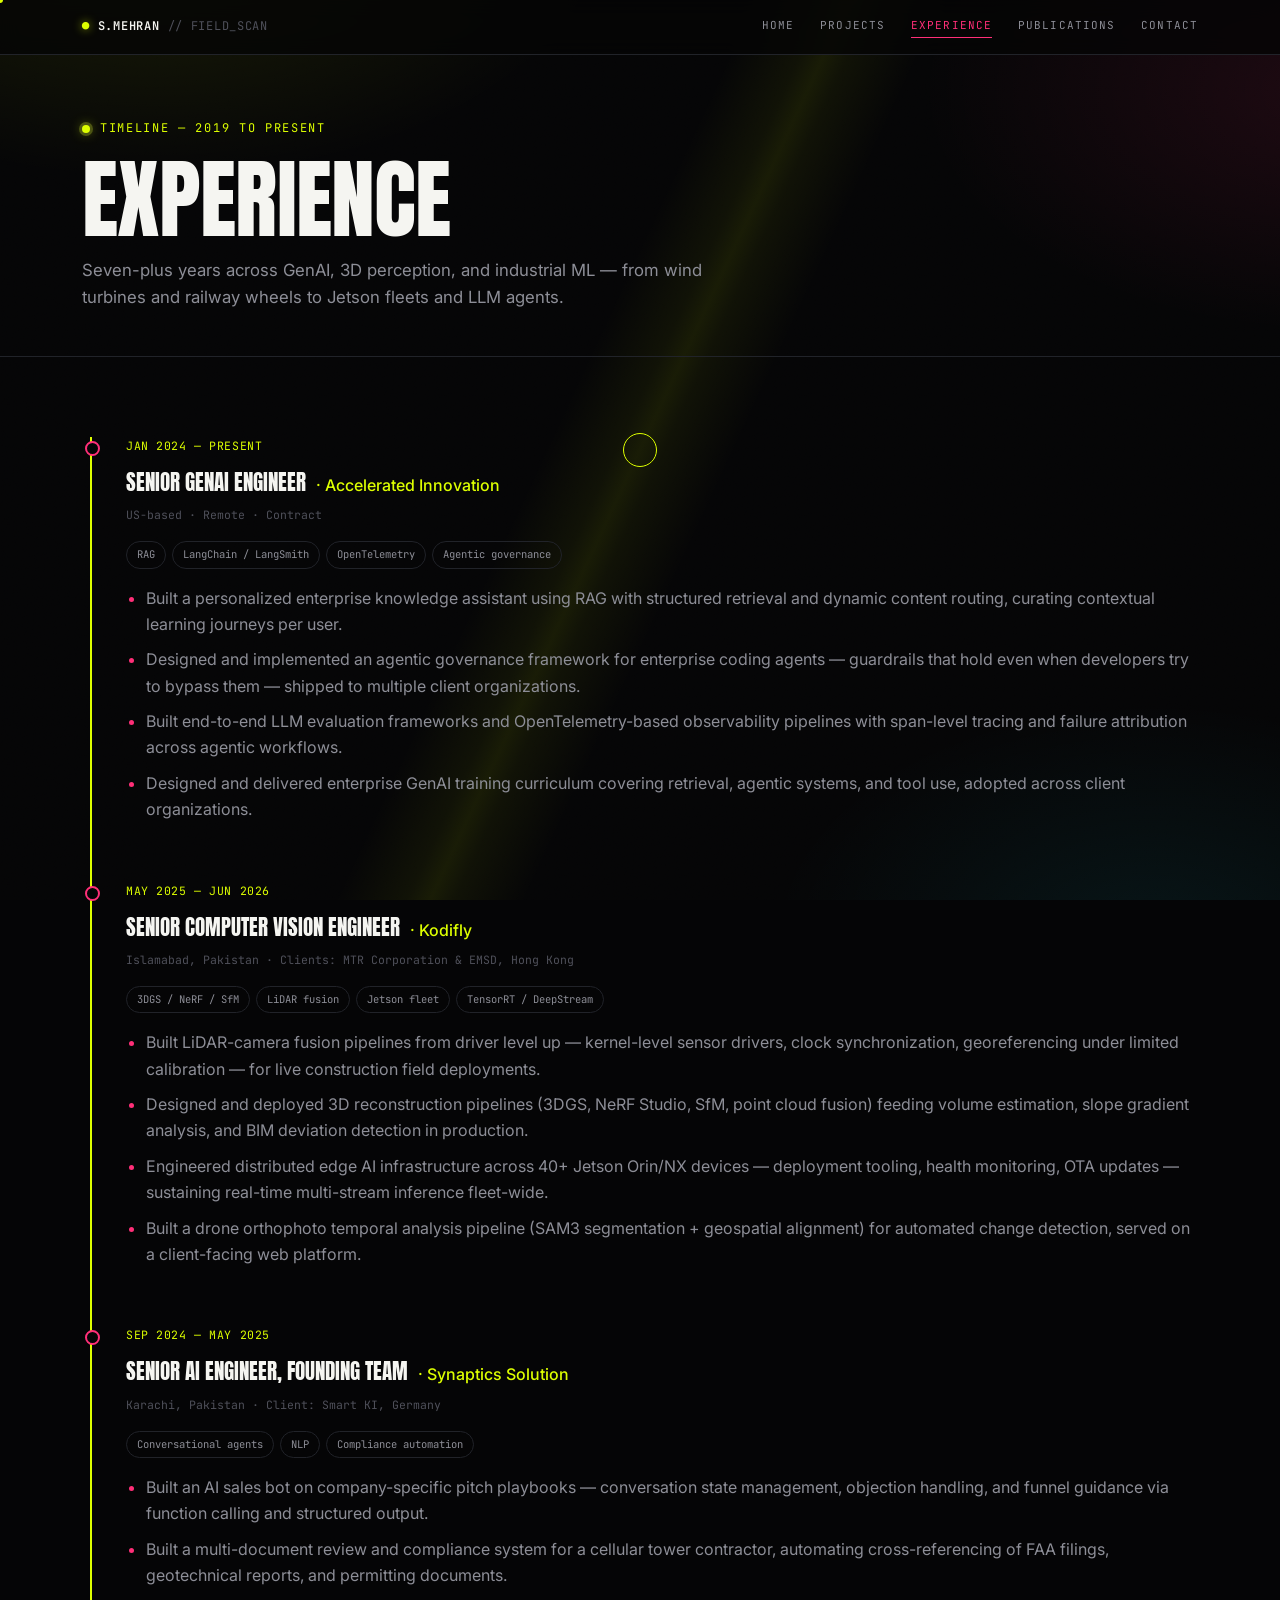
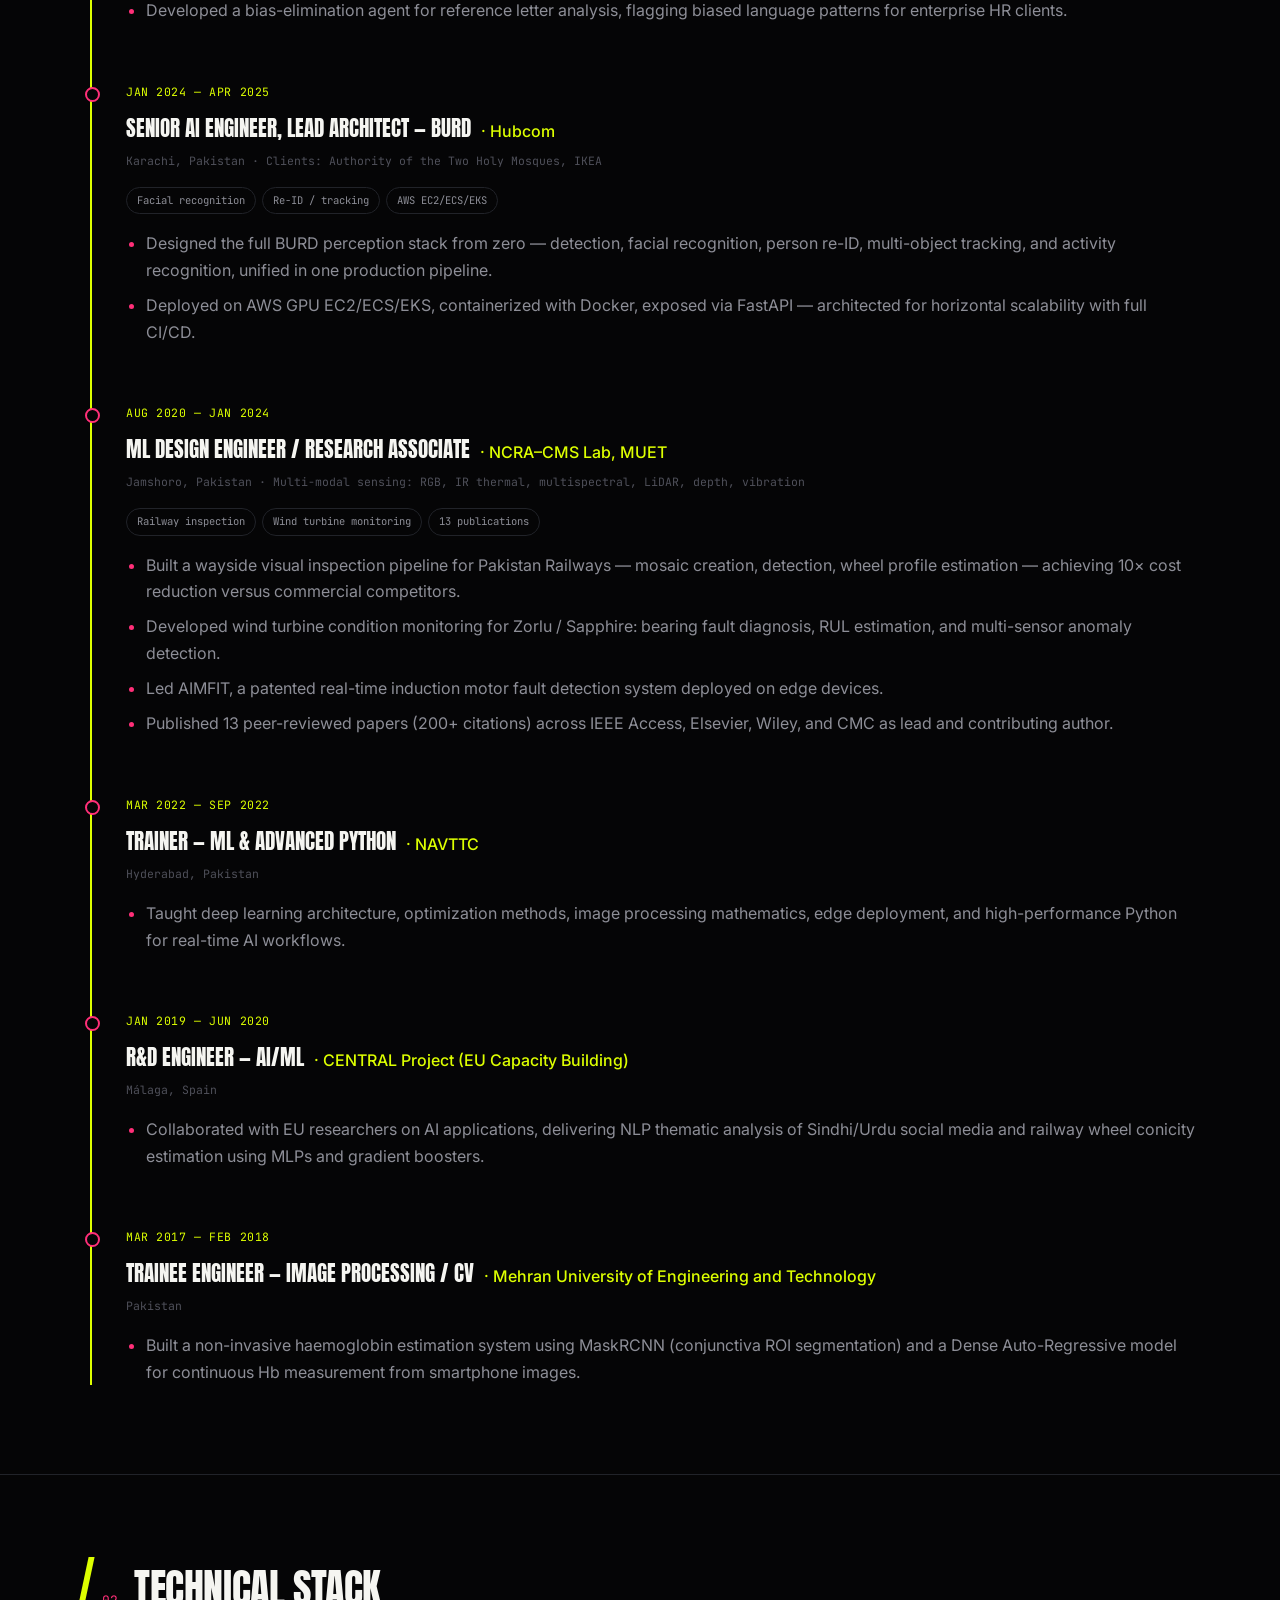
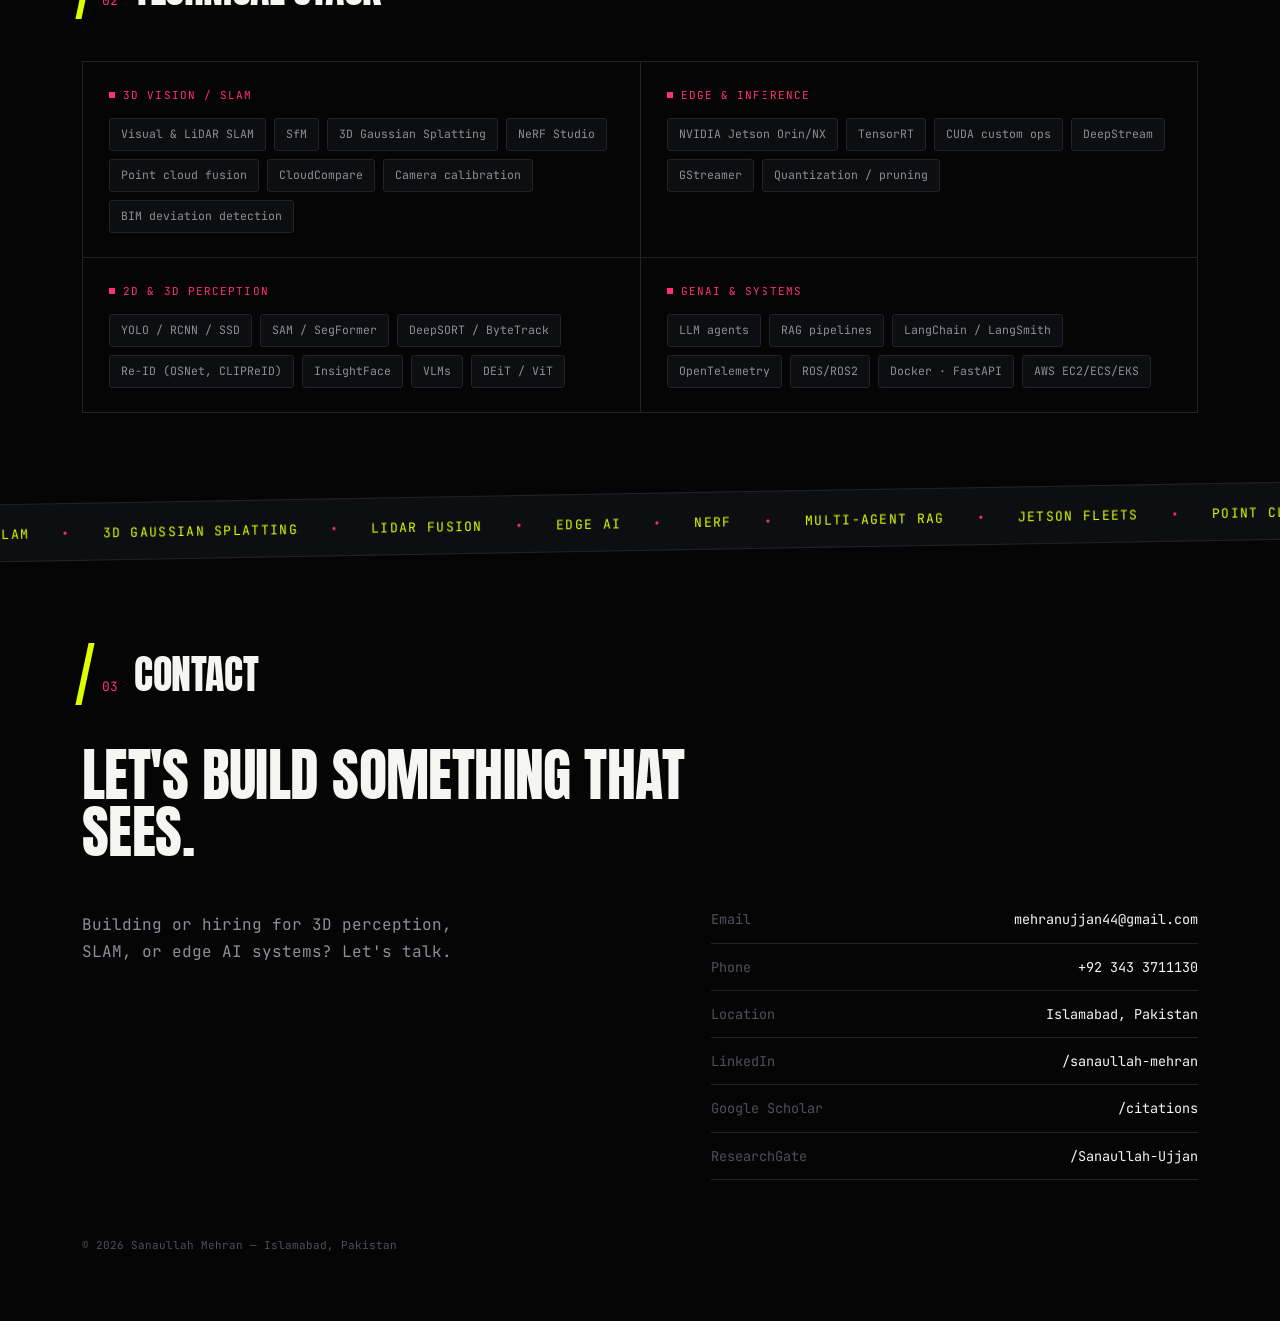
<file: experience.html>
<!DOCTYPE html>
<html lang="en">
<head>
<meta charset="UTF-8">
<meta name="viewport" content="width=device-width, initial-scale=1.0">
<title>Experience — Sanaullah Mehran</title>
<meta name="description" content="Professional experience — Sanaullah Mehran, Senior 3D Perception & Edge AI Engineer.">
<link rel="preconnect" href="https://fonts.googleapis.com">
<link rel="preconnect" href="https://fonts.gstatic.com" crossorigin>
<link href="https://fonts.googleapis.com/css2?family=Anton&family=Inter:wght@400;500;600;700;800&family=JetBrains+Mono:wght@400;500;600;700&display=swap" rel="stylesheet">
<link rel="stylesheet" href="style.css">
<link rel="icon" type="image/svg+xml" href="data:image/svg+xml,%3Csvg xmlns='http://www.w3.org/2000/svg' viewBox='0 0 100 100'%3E%3Crect width='100' height='100' fill='%23050506'/%3E%3Ccircle cx='50' cy='50' r='34' fill='none' stroke='%23ddff00' stroke-width='7'/%3E%3Ccircle cx='50' cy='50' r='10' fill='%23ff2f78'/%3E%3C/svg%3E">
</head>
<body>

<div class="transition-veil" aria-hidden="true"><span>Scanning</span></div>
<div class="cursor-ring" aria-hidden="true"></div>
<div class="cursor-dot" aria-hidden="true"></div>
<div class="bg-fx" aria-hidden="true"></div>
<div id="progress"></div>

<header class="topbar">
  <div class="topbar-inner">
    <a class="brand magnetic" href="index.html"><span class="dot">●</span> S.MEHRAN <span class="brand-sub">// FIELD_SCAN</span></a>
    <nav class="toplinks">
      <a href="index.html" class="magnetic" data-scramble>Home</a>
      <a href="projects.html" class="magnetic" data-scramble>Projects</a>
      <a href="experience.html" class="active magnetic" data-scramble>Experience</a>
      <a href="publications.html" class="magnetic" data-scramble>Publications</a>
      <a href="index.html#contact" class="magnetic" data-scramble>Contact</a>
    </nav>
  </div>
</header>

<div class="pagehead">
  <div class="wrap">
    <div class="eyebrow">Timeline — 2019 to present</div>
    <h1 class="pagetitle glitch" data-text="Experience">Experience</h1>
    <p class="pagesub">Seven-plus years across GenAI, 3D perception, and industrial ML — from wind turbines and railway wheels to Jetson fleets and LLM agents.</p>
  </div>
</div>

<section id="experience">
  <div class="wrap">
    <div class="log">

      <div class="entry">
        <div class="entry-date">JAN 2024 — PRESENT</div>
        <div class="entry-head">
          <span class="entry-role">Senior GenAI Engineer</span>
          <span class="entry-co">· Accelerated Innovation</span>
        </div>
        <div class="entry-loc">US-based · Remote · Contract</div>
        <div class="entry-tags"><span class="tag">RAG</span><span class="tag">LangChain / LangSmith</span><span class="tag">OpenTelemetry</span><span class="tag">Agentic governance</span></div>
        <ul class="bullets">
          <li>Built a personalized enterprise knowledge assistant using RAG with structured retrieval and dynamic content routing, curating contextual learning journeys per user.</li>
          <li>Designed and implemented an agentic governance framework for enterprise coding agents — guardrails that hold even when developers try to bypass them — shipped to multiple client organizations.</li>
          <li>Built end-to-end LLM evaluation frameworks and OpenTelemetry-based observability pipelines with span-level tracing and failure attribution across agentic workflows.</li>
          <li>Designed and delivered enterprise GenAI training curriculum covering retrieval, agentic systems, and tool use, adopted across client organizations.</li>
        </ul>
      </div>

      <div class="entry">
        <div class="entry-date">MAY 2025 — JUN 2026</div>
        <div class="entry-head">
          <span class="entry-role">Senior Computer Vision Engineer</span>
          <span class="entry-co">· Kodifly</span>
        </div>
        <div class="entry-loc">Islamabad, Pakistan · Clients: MTR Corporation &amp; EMSD, Hong Kong</div>
        <div class="entry-tags"><span class="tag">3DGS / NeRF / SfM</span><span class="tag">LiDAR fusion</span><span class="tag">Jetson fleet</span><span class="tag">TensorRT / DeepStream</span></div>
        <ul class="bullets">
          <li>Built LiDAR-camera fusion pipelines from driver level up — kernel-level sensor drivers, clock synchronization, georeferencing under limited calibration — for live construction field deployments.</li>
          <li>Designed and deployed 3D reconstruction pipelines (3DGS, NeRF Studio, SfM, point cloud fusion) feeding volume estimation, slope gradient analysis, and BIM deviation detection in production.</li>
          <li>Engineered distributed edge AI infrastructure across 40+ Jetson Orin/NX devices — deployment tooling, health monitoring, OTA updates — sustaining real-time multi-stream inference fleet-wide.</li>
          <li>Built a drone orthophoto temporal analysis pipeline (SAM3 segmentation + geospatial alignment) for automated change detection, served on a client-facing web platform.</li>
        </ul>
      </div>

      <div class="entry">
        <div class="entry-date">SEP 2024 — MAY 2025</div>
        <div class="entry-head">
          <span class="entry-role">Senior AI Engineer, Founding Team</span>
          <span class="entry-co">· Synaptics Solution</span>
        </div>
        <div class="entry-loc">Karachi, Pakistan · Client: Smart KI, Germany</div>
        <div class="entry-tags"><span class="tag">Conversational agents</span><span class="tag">NLP</span><span class="tag">Compliance automation</span></div>
        <ul class="bullets">
          <li>Built an AI sales bot on company-specific pitch playbooks — conversation state management, objection handling, and funnel guidance via function calling and structured output.</li>
          <li>Built a multi-document review and compliance system for a cellular tower contractor, automating cross-referencing of FAA filings, geotechnical reports, and permitting documents.</li>
          <li>Developed a bias-elimination agent for reference letter analysis, flagging biased language patterns for enterprise HR clients.</li>
        </ul>
      </div>

      <div class="entry">
        <div class="entry-date">JAN 2024 — APR 2025</div>
        <div class="entry-head">
          <span class="entry-role">Senior AI Engineer, Lead Architect — BURD</span>
          <span class="entry-co">· Hubcom</span>
        </div>
        <div class="entry-loc">Karachi, Pakistan · Clients: Authority of the Two Holy Mosques, IKEA</div>
        <div class="entry-tags"><span class="tag">Facial recognition</span><span class="tag">Re-ID / tracking</span><span class="tag">AWS EC2/ECS/EKS</span></div>
        <ul class="bullets">
          <li>Designed the full BURD perception stack from zero — detection, facial recognition, person re-ID, multi-object tracking, and activity recognition, unified in one production pipeline.</li>
          <li>Deployed on AWS GPU EC2/ECS/EKS, containerized with Docker, exposed via FastAPI — architected for horizontal scalability with full CI/CD.</li>
        </ul>
      </div>

      <div class="entry">
        <div class="entry-date">AUG 2020 — JAN 2024</div>
        <div class="entry-head">
          <span class="entry-role">ML Design Engineer / Research Associate</span>
          <span class="entry-co">· NCRA–CMS Lab, MUET</span>
        </div>
        <div class="entry-loc">Jamshoro, Pakistan · Multi-modal sensing: RGB, IR thermal, multispectral, LiDAR, depth, vibration</div>
        <div class="entry-tags"><span class="tag">Railway inspection</span><span class="tag">Wind turbine monitoring</span><span class="tag">13 publications</span></div>
        <ul class="bullets">
          <li>Built a wayside visual inspection pipeline for Pakistan Railways — mosaic creation, detection, wheel profile estimation — achieving 10× cost reduction versus commercial competitors.</li>
          <li>Developed wind turbine condition monitoring for Zorlu / Sapphire: bearing fault diagnosis, RUL estimation, and multi-sensor anomaly detection.</li>
          <li>Led AIMFIT, a patented real-time induction motor fault detection system deployed on edge devices.</li>
          <li>Published 13 peer-reviewed papers (200+ citations) across IEEE Access, Elsevier, Wiley, and CMC as lead and contributing author.</li>
        </ul>
      </div>

      <div class="entry">
        <div class="entry-date">MAR 2022 — SEP 2022</div>
        <div class="entry-head">
          <span class="entry-role">Trainer — ML &amp; Advanced Python</span>
          <span class="entry-co">· NAVTTC</span>
        </div>
        <div class="entry-loc">Hyderabad, Pakistan</div>
        <ul class="bullets">
          <li>Taught deep learning architecture, optimization methods, image processing mathematics, edge deployment, and high-performance Python for real-time AI workflows.</li>
        </ul>
      </div>

      <div class="entry">
        <div class="entry-date">JAN 2019 — JUN 2020</div>
        <div class="entry-head">
          <span class="entry-role">R&amp;D Engineer — AI/ML</span>
          <span class="entry-co">· CENTRAL Project (EU Capacity Building)</span>
        </div>
        <div class="entry-loc">Málaga, Spain</div>
        <ul class="bullets">
          <li>Collaborated with EU researchers on AI applications, delivering NLP thematic analysis of Sindhi/Urdu social media and railway wheel conicity estimation using MLPs and gradient boosters.</li>
        </ul>
      </div>

      <div class="entry">
        <div class="entry-date">MAR 2017 — FEB 2018</div>
        <div class="entry-head">
          <span class="entry-role">Trainee Engineer — Image Processing / CV</span>
          <span class="entry-co">· Mehran University of Engineering and Technology</span>
        </div>
        <div class="entry-loc">Pakistan</div>
        <ul class="bullets">
          <li>Built a non-invasive haemoglobin estimation system using MaskRCNN (conjunctiva ROI segmentation) and a Dense Auto-Regressive model for continuous Hb measurement from smartphone images.</li>
        </ul>
      </div>

    </div>
  </div>
</section>

<section id="skills">
  <div class="wrap">
    <div class="sec-head">
      <span class="sec-num">02</span>
      <h2 class="sec-title">Technical stack</h2>
    </div>
    <div class="skill-grid">
      <div class="skill-block">
        <div class="skill-cat">3D vision / SLAM</div>
        <div class="chip-row">
          <span class="chip">Visual &amp; LiDAR SLAM</span><span class="chip">SfM</span><span class="chip">3D Gaussian Splatting</span>
          <span class="chip">NeRF Studio</span><span class="chip">Point cloud fusion</span><span class="chip">CloudCompare</span>
          <span class="chip">Camera calibration</span><span class="chip">BIM deviation detection</span>
        </div>
      </div>
      <div class="skill-block">
        <div class="skill-cat">Edge &amp; inference</div>
        <div class="chip-row">
          <span class="chip">NVIDIA Jetson Orin/NX</span><span class="chip">TensorRT</span><span class="chip">CUDA custom ops</span>
          <span class="chip">DeepStream</span><span class="chip">GStreamer</span><span class="chip">Quantization / pruning</span>
        </div>
      </div>
      <div class="skill-block">
        <div class="skill-cat">2D &amp; 3D perception</div>
        <div class="chip-row">
          <span class="chip">YOLO / RCNN / SSD</span><span class="chip">SAM / SegFormer</span><span class="chip">DeepSORT / ByteTrack</span>
          <span class="chip">Re-ID (OSNet, CLIPReID)</span><span class="chip">InsightFace</span><span class="chip">VLMs</span><span class="chip">DEiT / ViT</span>
        </div>
      </div>
      <div class="skill-block">
        <div class="skill-cat">GenAI &amp; systems</div>
        <div class="chip-row">
          <span class="chip">LLM agents</span><span class="chip">RAG pipelines</span><span class="chip">LangChain / LangSmith</span>
          <span class="chip">OpenTelemetry</span><span class="chip">ROS/ROS2</span><span class="chip">Docker · FastAPI</span><span class="chip">AWS EC2/ECS/EKS</span>
        </div>
      </div>
    </div>
  </div>
</section>

<div class="marquee" aria-hidden="true">
  <div class="marquee-track">
    <span>SLAM</span><span class="sep">•</span><span>3D GAUSSIAN SPLATTING</span><span class="sep">•</span><span>LIDAR FUSION</span><span class="sep">•</span><span>EDGE AI</span><span class="sep">•</span><span>NERF</span><span class="sep">•</span><span>MULTI-AGENT RAG</span><span class="sep">•</span><span>JETSON FLEETS</span><span class="sep">•</span><span>POINT CLOUD FUSION</span><span class="sep">•</span>
    <span>SLAM</span><span class="sep">•</span><span>3D GAUSSIAN SPLATTING</span><span class="sep">•</span><span>LIDAR FUSION</span><span class="sep">•</span><span>EDGE AI</span><span class="sep">•</span><span>NERF</span><span class="sep">•</span><span>MULTI-AGENT RAG</span><span class="sep">•</span><span>JETSON FLEETS</span><span class="sep">•</span><span>POINT CLOUD FUSION</span><span class="sep">•</span>
  </div>
</div>

<footer id="contact">
  <div class="wrap">
    <div class="sec-head">
      <span class="sec-num">03</span>
      <h2 class="sec-title">Contact</h2>
    </div>
    <h3 class="contact-lede glitch" data-text="Let's build something that sees.">Let's build something that sees.</h3>
    <div class="contact-grid">
      <p class="mono" style="color:var(--dim);max-width:420px;">Building or hiring for 3D perception, SLAM, or edge AI systems? Let's talk.</p>
      <ul class="contact-list">
        <li><span class="k">Email</span> <a href="mailto:mehranujjan44@gmail.com">mehranujjan44@gmail.com</a></li>
        <li><span class="k">Phone</span> <span>+92 343 3711130</span></li>
        <li><span class="k">Location</span> <span>Islamabad, Pakistan</span></li>
        <li><span class="k">LinkedIn</span> <a href="https://linkedin.com/in/sanaullah-mehran-394860120" target="_blank" rel="noopener">/sanaullah-mehran</a></li>
        <li><span class="k">Google Scholar</span> <a href="https://scholar.google.com/citations?user=Y7qurqgAAAAJ&hl=en" target="_blank" rel="noopener">/citations</a></li>
        <li><span class="k">ResearchGate</span> <a href="https://researchgate.net/profile/Sanaullah-Ujjan" target="_blank" rel="noopener">/Sanaullah-Ujjan</a></li>
      </ul>
    </div>
    <p class="foot-note">© <span id="year"></span> Sanaullah Mehran — Islamabad, Pakistan</p>
  </div>
</footer>

<script src="script.js" defer></script>
</body>
</html>
</file>
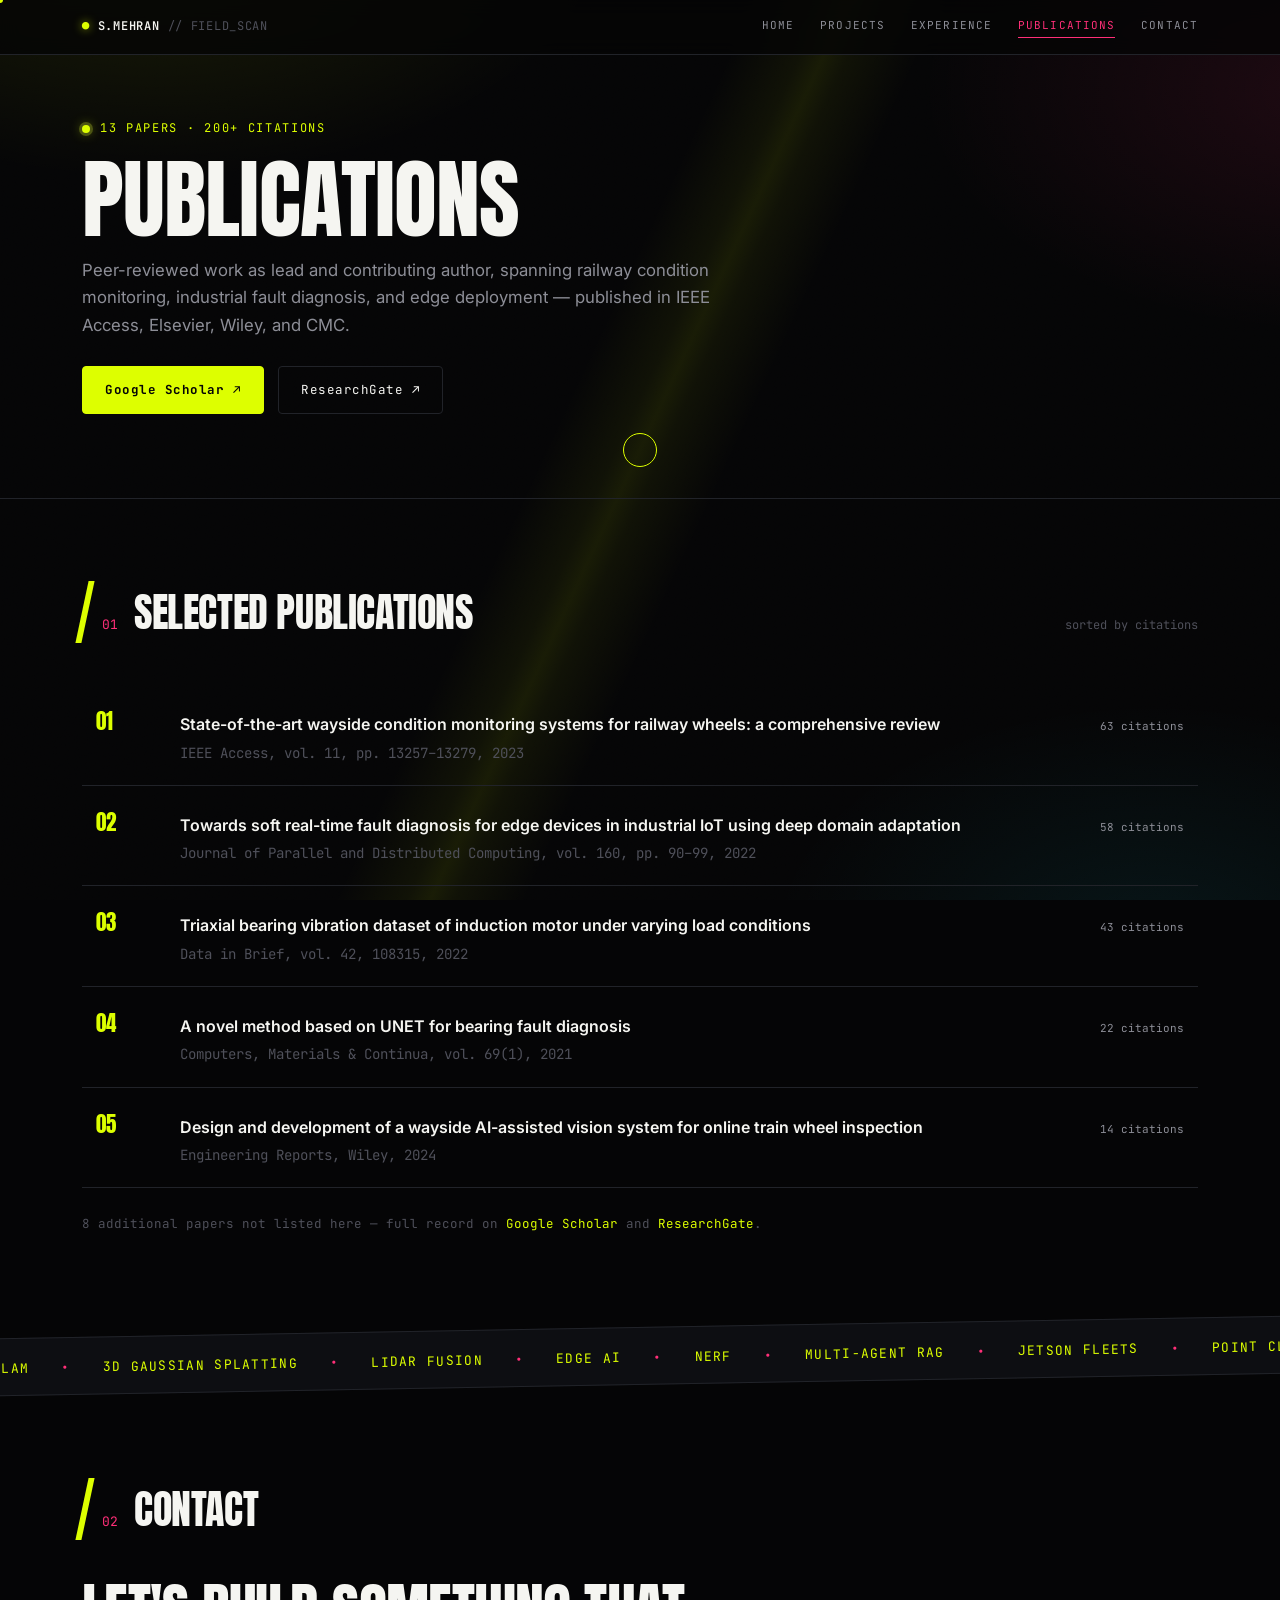
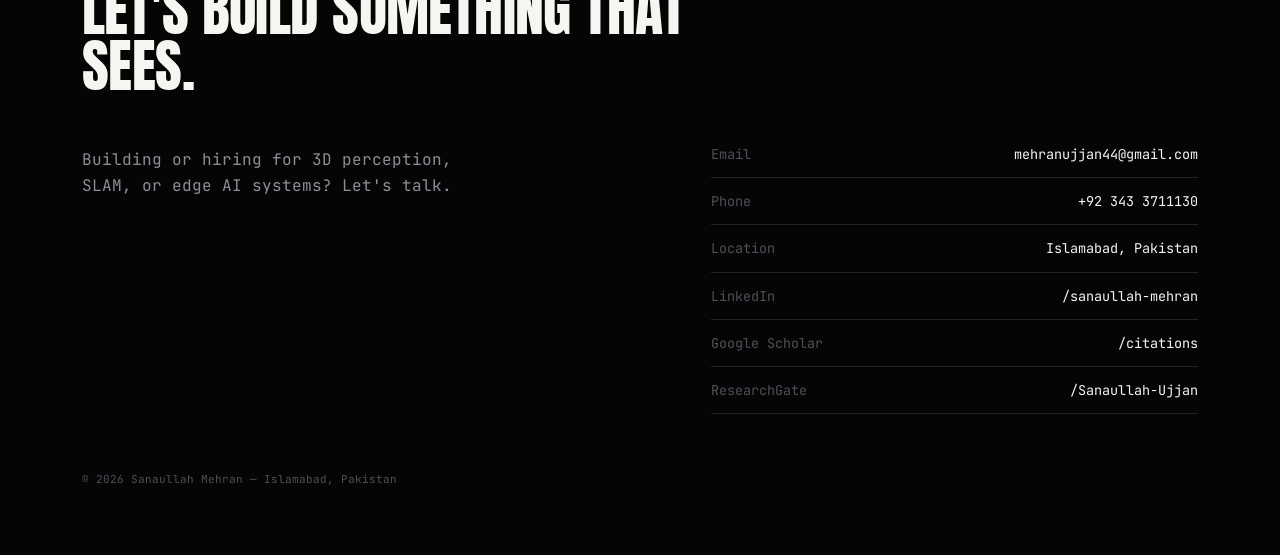
<file: publications.html>
<!DOCTYPE html>
<html lang="en">
<head>
<meta charset="UTF-8">
<meta name="viewport" content="width=device-width, initial-scale=1.0">
<title>Publications — Sanaullah Mehran</title>
<meta name="description" content="Peer-reviewed publications by Sanaullah Mehran — 13 papers, 200+ citations, in railway inspection, industrial fault diagnosis, and edge AI.">
<link rel="preconnect" href="https://fonts.googleapis.com">
<link rel="preconnect" href="https://fonts.gstatic.com" crossorigin>
<link href="https://fonts.googleapis.com/css2?family=Anton&family=Inter:wght@400;500;600;700;800&family=JetBrains+Mono:wght@400;500;600;700&display=swap" rel="stylesheet">
<link rel="stylesheet" href="style.css">
<link rel="icon" type="image/svg+xml" href="data:image/svg+xml,%3Csvg xmlns='http://www.w3.org/2000/svg' viewBox='0 0 100 100'%3E%3Crect width='100' height='100' fill='%23050506'/%3E%3Ccircle cx='50' cy='50' r='34' fill='none' stroke='%23ddff00' stroke-width='7'/%3E%3Ccircle cx='50' cy='50' r='10' fill='%23ff2f78'/%3E%3C/svg%3E">
</head>
<body>

<div class="transition-veil" aria-hidden="true"><span>Scanning</span></div>
<div class="cursor-ring" aria-hidden="true"></div>
<div class="cursor-dot" aria-hidden="true"></div>
<div class="bg-fx" aria-hidden="true"></div>
<div id="progress"></div>

<header class="topbar">
  <div class="topbar-inner">
    <a class="brand magnetic" href="index.html"><span class="dot">●</span> S.MEHRAN <span class="brand-sub">// FIELD_SCAN</span></a>
    <nav class="toplinks">
      <a href="index.html" class="magnetic" data-scramble>Home</a>
      <a href="projects.html" class="magnetic" data-scramble>Projects</a>
      <a href="experience.html" class="magnetic" data-scramble>Experience</a>
      <a href="publications.html" class="active magnetic" data-scramble>Publications</a>
      <a href="index.html#contact" class="magnetic" data-scramble>Contact</a>
    </nav>
  </div>
</header>

<div class="pagehead">
  <div class="wrap">
    <div class="eyebrow">13 papers · 200+ citations</div>
    <h1 class="pagetitle glitch" data-text="Publications">Publications</h1>
    <p class="pagesub">Peer-reviewed work as lead and contributing author, spanning railway condition monitoring, industrial fault diagnosis, and edge deployment — published in IEEE Access, Elsevier, Wiley, and CMC.</p>
    <div class="hero-actions" style="margin-top:26px;">
      <a class="btn primary magnetic" href="https://scholar.google.com/citations?user=Y7qurqgAAAAJ&hl=en" target="_blank" rel="noopener">Google Scholar ↗</a>
      <a class="btn magnetic" href="https://researchgate.net/profile/Sanaullah-Ujjan" target="_blank" rel="noopener">ResearchGate ↗</a>
    </div>
  </div>
</div>

<section id="publications">
  <div class="wrap">
    <div class="sec-head">
      <span class="sec-num">01</span>
      <h2 class="sec-title">Selected publications</h2>
      <span class="sec-sub">sorted by citations</span>
    </div>

    <div class="pub">
      <div class="pub-cite">01</div>
      <div><div class="pub-title">State-of-the-art wayside condition monitoring systems for railway wheels: a comprehensive review</div>
      <div class="pub-venue">IEEE Access, vol. 11, pp. 13257–13279, 2023</div></div>
      <div class="pub-n">63 citations</div>
    </div>
    <div class="pub">
      <div class="pub-cite">02</div>
      <div><div class="pub-title">Towards soft real-time fault diagnosis for edge devices in industrial IoT using deep domain adaptation</div>
      <div class="pub-venue">Journal of Parallel and Distributed Computing, vol. 160, pp. 90–99, 2022</div></div>
      <div class="pub-n">58 citations</div>
    </div>
    <div class="pub">
      <div class="pub-cite">03</div>
      <div><div class="pub-title">Triaxial bearing vibration dataset of induction motor under varying load conditions</div>
      <div class="pub-venue">Data in Brief, vol. 42, 108315, 2022</div></div>
      <div class="pub-n">43 citations</div>
    </div>
    <div class="pub">
      <div class="pub-cite">04</div>
      <div><div class="pub-title">A novel method based on UNET for bearing fault diagnosis</div>
      <div class="pub-venue">Computers, Materials &amp; Continua, vol. 69(1), 2021</div></div>
      <div class="pub-n">22 citations</div>
    </div>
    <div class="pub">
      <div class="pub-cite">05</div>
      <div><div class="pub-title">Design and development of a wayside AI-assisted vision system for online train wheel inspection</div>
      <div class="pub-venue">Engineering Reports, Wiley, 2024</div></div>
      <div class="pub-n">14 citations</div>
    </div>

    <p style="margin-top:26px;color:var(--faint);font-family:'JetBrains Mono',monospace;font-size:12.5px;">8 additional papers not listed here — full record on <a href="https://scholar.google.com/citations?user=Y7qurqgAAAAJ&hl=en" target="_blank" rel="noopener">Google Scholar</a> and <a href="https://researchgate.net/profile/Sanaullah-Ujjan" target="_blank" rel="noopener">ResearchGate</a>.</p>
  </div>
</section>

<div class="marquee" aria-hidden="true">
  <div class="marquee-track">
    <span>SLAM</span><span class="sep">•</span><span>3D GAUSSIAN SPLATTING</span><span class="sep">•</span><span>LIDAR FUSION</span><span class="sep">•</span><span>EDGE AI</span><span class="sep">•</span><span>NERF</span><span class="sep">•</span><span>MULTI-AGENT RAG</span><span class="sep">•</span><span>JETSON FLEETS</span><span class="sep">•</span><span>POINT CLOUD FUSION</span><span class="sep">•</span>
    <span>SLAM</span><span class="sep">•</span><span>3D GAUSSIAN SPLATTING</span><span class="sep">•</span><span>LIDAR FUSION</span><span class="sep">•</span><span>EDGE AI</span><span class="sep">•</span><span>NERF</span><span class="sep">•</span><span>MULTI-AGENT RAG</span><span class="sep">•</span><span>JETSON FLEETS</span><span class="sep">•</span><span>POINT CLOUD FUSION</span><span class="sep">•</span>
  </div>
</div>

<footer id="contact">
  <div class="wrap">
    <div class="sec-head">
      <span class="sec-num">02</span>
      <h2 class="sec-title">Contact</h2>
    </div>
    <h3 class="contact-lede glitch" data-text="Let's build something that sees.">Let's build something that sees.</h3>
    <div class="contact-grid">
      <p class="mono" style="color:var(--dim);max-width:420px;">Building or hiring for 3D perception, SLAM, or edge AI systems? Let's talk.</p>
      <ul class="contact-list">
        <li><span class="k">Email</span> <a href="mailto:mehranujjan44@gmail.com">mehranujjan44@gmail.com</a></li>
        <li><span class="k">Phone</span> <span>+92 343 3711130</span></li>
        <li><span class="k">Location</span> <span>Islamabad, Pakistan</span></li>
        <li><span class="k">LinkedIn</span> <a href="https://linkedin.com/in/sanaullah-mehran-394860120" target="_blank" rel="noopener">/sanaullah-mehran</a></li>
        <li><span class="k">Google Scholar</span> <a href="https://scholar.google.com/citations?user=Y7qurqgAAAAJ&hl=en" target="_blank" rel="noopener">/citations</a></li>
        <li><span class="k">ResearchGate</span> <a href="https://researchgate.net/profile/Sanaullah-Ujjan" target="_blank" rel="noopener">/Sanaullah-Ujjan</a></li>
      </ul>
    </div>
    <p class="foot-note">© <span id="year"></span> Sanaullah Mehran — Islamabad, Pakistan</p>
  </div>
</footer>

<script src="script.js" defer></script>
</body>
</html>
</file>
<file: style.css>
:root{
  --void:#050506;
  --panel:#0d0e12;
  --panel-2:#131519;
  --line:#212329;
  --ink:#f5f5f1;
  --dim:#8d8e97;
  --faint:#4f505a;
  --lime:#ddff00;
  --lime-dim:#4d5613;
  --magenta:#ff2f78;
  --magenta-dim:#4d1327;
  --cyan:#22e8ff;
  --radius:4px;
  --maxw:1180px;
}
*{box-sizing:border-box;}
html{scroll-behavior:smooth;}
body{
  margin:0;
  background:var(--void);
  color:var(--ink);
  font-family:'Inter',system-ui,sans-serif;
  font-size:16px;
  line-height:1.65;
  -webkit-font-smoothing:antialiased;
  position:relative;
  overflow-x:hidden;
}
::selection{background:var(--lime);color:#050506;}
a{color:var(--lime);text-decoration:none;}
.mono{font-family:'JetBrains Mono',monospace;}
.wrap{max-width:var(--maxw);margin:0 auto;padding:0 32px;}
img{max-width:100%;}

/* ================= custom cursor ================= */
body.pointer-fine, body.pointer-fine a, body.pointer-fine button{cursor:none;}
.cursor-dot,.cursor-ring{position:fixed;top:0;left:0;pointer-events:none;z-index:9999;
  border-radius:50%;transform:translate(-50%,-50%);display:none;}
body.pointer-fine .cursor-dot,body.pointer-fine .cursor-ring{display:block;}
.cursor-dot{width:6px;height:6px;background:var(--lime);}
.cursor-ring{width:34px;height:34px;border:1.5px solid var(--lime);
  transition:width .25s ease,height .25s ease,border-color .25s ease,background-color .25s ease;}
.cursor-ring.hover{width:60px;height:60px;background:rgba(221,255,0,.08);border-color:var(--magenta);}

/* ================= page transition veil ================= */
.transition-veil{
  position:fixed;inset:0;z-index:10000;background:var(--lime);pointer-events:none;
  display:flex;align-items:center;justify-content:center;
  transform:scaleY(1);transform-origin:bottom;
  transition:transform .6s cubic-bezier(.76,0,.24,1);
}
.transition-veil span{font-family:'JetBrains Mono',monospace;font-weight:600;letter-spacing:.25em;
  color:#050506;font-size:12px;text-transform:uppercase;}
.transition-veil.reveal{transform:scaleY(0);transform-origin:top;}
.transition-veil.cover{transform:scaleY(1);transform-origin:bottom;transition:transform .5s cubic-bezier(.76,0,.24,1);}
@media (prefers-reduced-motion:reduce){ .transition-veil{display:none;} }

/* ================= ambient background ================= */
.bg-fx{position:fixed;inset:0;z-index:-2;pointer-events:none;overflow:hidden;
  background:
    radial-gradient(ellipse 60% 50% at 12% -10%, rgba(221,255,0,.11), transparent 60%),
    radial-gradient(ellipse 55% 45% at 105% 10%, rgba(255,47,120,.10), transparent 60%),
    radial-gradient(ellipse 50% 45% at 90% 105%, rgba(34,232,255,.07), transparent 60%),
    var(--void);
}
.bg-fx::before{content:'';position:absolute;inset:0;opacity:.05;mix-blend-mode:overlay;
  background-image:url("data:image/svg+xml,%3Csvg xmlns='http://www.w3.org/2000/svg' width='120' height='120'%3E%3Cfilter id='n'%3E%3CfeTurbulence type='fractalNoise' baseFrequency='0.9' numOctaves='2' stitchTiles='stitch'/%3E%3C/filter%3E%3Crect width='100%25' height='100%25' filter='url(%23n)'/%3E%3C/svg%3E");}
.bg-fx::after{content:'';position:absolute;inset:-20% -20%;
  background:linear-gradient(115deg, transparent 46%, rgba(221,255,0,.05) 49%, rgba(221,255,0,.09) 50%, rgba(221,255,0,.05) 51%, transparent 54%);
  animation:driftSweep 17s ease-in-out infinite;}
@keyframes driftSweep{0%,100%{transform:translate3d(-6%,-4%,0);}50%{transform:translate3d(6%,4%,0);}}
@media (prefers-reduced-motion:reduce){ .bg-fx::after{animation:none;} }

#progress{position:fixed;top:0;left:0;height:3px;background:var(--lime);width:0%;z-index:9998;
  box-shadow:0 0 12px var(--lime);transition:width .1s linear;}

/* ================= topbar ================= */
header.topbar{position:sticky;top:0;z-index:40;background:rgba(5,5,6,.82);backdrop-filter:blur(10px);
  border-bottom:1px solid var(--line);}
.topbar-inner{max-width:var(--maxw);margin:0 auto;padding:16px 32px;display:flex;justify-content:space-between;
  align-items:center;font-family:'JetBrains Mono',monospace;font-size:12px;letter-spacing:.06em;color:var(--dim);}
.topbar-inner a.brand{color:var(--ink);display:inline-flex;align-items:center;gap:8px;font-weight:600;}
.brand-sub{color:var(--faint);font-weight:400;}
.topbar-inner span.dot{color:var(--lime);text-shadow:0 0 10px rgba(221,255,0,.6);animation:pulseDot 2.2s ease-in-out infinite;}
@keyframes pulseDot{0%,100%{opacity:1;}50%{opacity:.4;}}
@media (prefers-reduced-motion:reduce){ .topbar-inner span.dot{animation:none;} }
nav.toplinks{display:flex;gap:26px;}
nav.toplinks a{color:var(--dim);text-transform:uppercase;font-size:11px;letter-spacing:.1em;
  position:relative;padding-bottom:4px;}
nav.toplinks a::after{content:'';position:absolute;left:0;bottom:0;height:1px;width:0;background:var(--lime);
  transition:width .25s ease;}
nav.toplinks a:hover{color:var(--lime);}
nav.toplinks a:hover::after{width:100%;}
nav.toplinks a.active{color:var(--magenta);}
nav.toplinks a.active::after{width:100%;background:var(--magenta);}
@media (max-width:640px){ nav.toplinks{gap:14px;} }

/* ================= marquee ticker ================= */
.marquee{overflow:hidden;white-space:nowrap;background:var(--panel);border-top:1px solid var(--line);
  border-bottom:1px solid var(--line);padding:15px 0;transform:rotate(-1deg);margin:0 -8px;position:relative;z-index:2;}
.marquee-track{display:inline-flex;gap:32px;animation:marqueeScroll 28s linear infinite;width:max-content;}
.marquee-track span{font-family:'JetBrains Mono',monospace;font-size:13px;letter-spacing:.1em;
  color:var(--lime);text-transform:uppercase;white-space:nowrap;}
.marquee-track span.sep{color:var(--magenta);}
@keyframes marqueeScroll{from{transform:translateX(0);}to{transform:translateX(-50%);}}
@media (prefers-reduced-motion:reduce){ .marquee-track{animation:none;} }

/* ================= headings / glitch / scramble ================= */
h1,h2,h3{font-family:'Anton',sans-serif;font-weight:400;text-transform:uppercase;margin:0;letter-spacing:-.01em;}
.glitch{position:relative;display:inline-block;}
.glitch::before,.glitch::after{content:attr(data-text);position:absolute;top:0;left:0;width:100%;height:100%;overflow:hidden;}
.glitch::before{color:var(--magenta);clip-path:polygon(0 0,100% 0,100% 45%,0 45%);
  transform:translate(0,0);opacity:0;animation:glitchShift 4s infinite steps(1);}
.glitch::after{color:var(--cyan);clip-path:polygon(0 55%,100% 55%,100% 100%,0 100%);
  transform:translate(0,0);opacity:0;animation:glitchShift 3.6s infinite steps(1) reverse;}
@keyframes glitchShift{
  0%,88%,100%{transform:translate(0,0);opacity:0;}
  90%{transform:translate(-4px,1px);opacity:.85;}
  92%{transform:translate(4px,-1px);opacity:.6;}
  94%{transform:translate(-2px,0);opacity:.75;}
  96%{transform:translate(0,0);opacity:0;}
}
@media (prefers-reduced-motion:reduce){ .glitch::before,.glitch::after{display:none;} }

.eyebrow{font-family:'JetBrains Mono',monospace;font-size:12px;color:var(--lime);letter-spacing:.14em;
  text-transform:uppercase;margin-bottom:18px;display:flex;align-items:center;gap:10px;}
.eyebrow::before{content:'';width:8px;height:8px;background:var(--lime);border-radius:50%;
  box-shadow:0 0 0 3px var(--lime-dim),0 0 12px rgba(221,255,0,.6);flex-shrink:0;
  animation:pulseDot 2.2s ease-in-out infinite;}
@media (prefers-reduced-motion:reduce){ .eyebrow::before{animation:none;} }

/* ================= pagehead ================= */
.pagehead{padding:64px 0 44px;border-bottom:1px solid var(--line);position:relative;overflow:hidden;}
.pagehead::after{content:'';position:absolute;bottom:-1px;left:-30%;width:30%;height:2px;
  background:linear-gradient(90deg,transparent,var(--lime),transparent);animation:sweep 5.5s linear infinite;}
@keyframes sweep{from{left:-30%;}to{left:100%;}}
@media (prefers-reduced-motion:reduce){ .pagehead::after{animation:none;display:none;} }
h1.pagetitle{font-size:clamp(2.8rem,9vw,5.5rem);line-height:.95;margin:0 0 16px;}
.pagesub{max-width:640px;color:var(--dim);font-size:1.05rem;margin:0;font-family:'Inter',sans-serif;}

section{padding:80px 0;border-bottom:1px solid var(--line);position:relative;}
section:last-of-type{border-bottom:none;}
.sec-head{display:flex;align-items:baseline;gap:16px;margin-bottom:40px;position:relative;padding-left:20px;}
.sec-head::before{content:'';position:absolute;left:0;top:2px;bottom:2px;width:6px;background:var(--lime);
  transform:skewX(-12deg);}
.sec-num{font-family:'JetBrains Mono',monospace;color:var(--magenta);font-size:13px;}
h2.sec-title{font-size:clamp(1.7rem,3.4vw,2.5rem);}
.sec-sub{color:var(--faint);font-family:'JetBrains Mono',monospace;font-size:12px;margin-left:auto;text-align:right;}

/* ================= buttons / tags / chips ================= */
.btn{font-family:'JetBrains Mono',monospace;font-size:12.5px;letter-spacing:.04em;
  padding:13px 22px;border-radius:var(--radius);border:1px solid var(--line);
  color:var(--ink);display:inline-flex;align-items:center;gap:8px;
  transition:border-color .2s ease,color .2s ease,box-shadow .2s ease;background:transparent;}
.btn:hover{border-color:var(--lime);color:var(--lime);box-shadow:0 0 26px -6px rgba(221,255,0,.55);}
.btn.primary{background:var(--lime);border-color:var(--lime);color:#050506;font-weight:700;}
.btn.primary:hover{background:#eaff4d;border-color:#eaff4d;color:#050506;box-shadow:0 0 32px -4px rgba(221,255,0,.7);}

.tag{font-family:'JetBrains Mono',monospace;font-size:10.5px;padding:4px 10px;border:1px solid var(--line);
  border-radius:20px;color:var(--dim);transition:border-color .2s ease,color .2s ease;}
.tag:hover{border-color:var(--magenta);color:var(--magenta);}

/* ================= cards: micro / proj (shared duotone hover-reveal) ================= */
.micro-grid{display:grid;grid-template-columns:1fr 1fr;gap:1px;background:var(--line);border:1px solid var(--line);margin-bottom:1px;}
.micro-grid.cols-3{grid-template-columns:repeat(3,1fr);}
.micro-card{background:var(--void);display:flex;flex-direction:column;position:relative;overflow:hidden;
  transition:transform .35s ease,box-shadow .35s ease;}
.micro-card:hover{transform:translateY(-4px);box-shadow:0 14px 30px -10px rgba(221,255,0,.3),0 0 0 1px var(--lime) inset;z-index:2;}
.micro-image{width:100%;height:112px;object-fit:cover;display:block;filter:grayscale(75%) brightness(.8) contrast(1.1);
  border-bottom:1px solid var(--line);background:var(--panel);transition:filter .5s ease,transform .5s ease;}
.micro-card:hover .micro-image{filter:grayscale(0%) brightness(1) contrast(1.05);transform:scale(1.06);}
.micro-card:has(.micro-image)::before{content:'';position:absolute;top:0;left:0;right:0;height:112px;
  background:linear-gradient(160deg,rgba(221,255,0,.32),rgba(255,47,120,.22));mix-blend-mode:color;
  opacity:.3;pointer-events:none;transition:opacity .5s ease;z-index:1;}
.micro-card:has(.micro-image):hover::before{opacity:0;}
.micro-body{padding:16px 18px;position:relative;z-index:1;}
.micro-title{font-family:'Inter',sans-serif;font-weight:700;font-size:.96rem;margin-bottom:6px;color:var(--ink);}
.micro-desc{color:var(--dim);font-size:.85rem;line-height:1.55;margin-bottom:10px;}
.micro-tags{display:flex;flex-wrap:wrap;gap:5px;}
@media (max-width:720px){.micro-grid,.micro-grid.cols-3{grid-template-columns:1fr;}}

.sec-link{font-family:'JetBrains Mono',monospace;font-size:11.5px;color:var(--lime);}
.sub-label{font-family:'JetBrains Mono',monospace;font-size:10.5px;letter-spacing:.1em;text-transform:uppercase;
  color:var(--faint);margin:10px 0 -6px;}

.jumpnav{position:sticky;top:66px;z-index:39;background:rgba(5,5,6,.92);backdrop-filter:blur(8px);
  border-bottom:1px solid var(--line);overflow-x:auto;white-space:nowrap;-webkit-overflow-scrolling:touch;}
.jumpnav-inner{max-width:var(--maxw);margin:0 auto;padding:12px 32px;display:flex;gap:10px;}
.jumpnav a{font-family:'JetBrains Mono',monospace;font-size:11px;color:var(--dim);border:1px solid var(--line);
  border-radius:20px;padding:6px 14px;white-space:nowrap;flex-shrink:0;transition:color .2s ease,border-color .2s ease;}
.jumpnav a:hover{color:var(--lime);border-color:var(--lime);}

.proj-grid{display:grid;grid-template-columns:1fr 1fr;gap:1px;background:var(--line);border:1px solid var(--line);}
.proj-card{background:var(--void);display:flex;flex-direction:column;position:relative;overflow:hidden;
  transition:transform .35s ease,box-shadow .35s ease;}
.proj-card:hover{transform:translateY(-5px);box-shadow:0 18px 38px -12px rgba(221,255,0,.35),0 0 0 1px var(--lime) inset;z-index:2;}
.proj-image{width:100%;height:200px;object-fit:cover;display:block;filter:grayscale(75%) brightness(.8) contrast(1.1);
  border-bottom:1px solid var(--line);background:var(--panel);transition:filter .5s ease,transform .5s ease;}
.proj-card:hover .proj-image{filter:grayscale(0%) brightness(1) contrast(1.05);transform:scale(1.05);}
.proj-card:has(.proj-image)::before{content:'';position:absolute;top:0;left:0;right:0;height:200px;
  background:linear-gradient(160deg,rgba(221,255,0,.32),rgba(255,47,120,.22));mix-blend-mode:color;
  opacity:.3;pointer-events:none;transition:opacity .5s ease;z-index:1;}
.proj-card:has(.proj-image):hover::before{opacity:0;}
.proj-card:has(.proj-image)::after{content:'ANALYZED';position:absolute;top:12px;right:12px;z-index:2;
  font-family:'JetBrains Mono',monospace;font-size:9.5px;letter-spacing:.12em;color:#050506;background:var(--lime);
  padding:4px 9px;border-radius:2px;opacity:0;transform:translateY(-4px);
  transition:opacity .3s ease,transform .3s ease;pointer-events:none;font-weight:700;}
.proj-card:hover::after{opacity:1;transform:translateY(0);}
.proj-body{padding:20px 26px 26px;display:flex;flex-direction:column;flex-grow:1;position:relative;z-index:1;}
.proj-kicker{font-family:'JetBrains Mono',monospace;font-size:11px;color:var(--magenta);letter-spacing:.06em;
  text-transform:uppercase;margin-bottom:10px;}
.proj-title{font-family:'Anton',sans-serif;text-transform:uppercase;font-size:1.5rem;margin:0 0 6px;letter-spacing:0;}
.proj-role{font-family:'JetBrains Mono',monospace;font-size:11.5px;color:var(--faint);margin-bottom:16px;}
.proj-desc{color:var(--dim);font-size:.95rem;margin-bottom:16px;flex-grow:1;}
.proj-tags{display:flex;flex-wrap:wrap;gap:6px;margin-bottom:16px;}
.proj-stats{display:flex;gap:22px;padding-top:16px;border-top:1px solid var(--line);}
.proj-stat-val{font-family:'Anton',sans-serif;font-size:1.4rem;color:var(--lime);}
.proj-stat-label{font-family:'JetBrains Mono',monospace;font-size:9.5px;color:var(--faint);text-transform:uppercase;letter-spacing:.05em;}
@media (max-width:720px){.proj-grid{grid-template-columns:1fr;}}

/* ================= featured stack (index hero projects) ================= */
.stack-wrap{position:relative;}
.stack-card{position:sticky;background:var(--panel);border:1px solid var(--line);border-radius:8px;
  overflow:hidden;display:grid;grid-template-columns:1.1fr 1fr;min-height:340px;margin-bottom:0;
  box-shadow:0 30px 60px -20px rgba(0,0,0,.6);}
.stack-card:nth-of-type(1){top:110px;z-index:1;}
.stack-card:nth-of-type(2){top:126px;z-index:2;}
.stack-card:nth-of-type(3){top:142px;z-index:3;}
.stack-card:nth-of-type(4){top:158px;z-index:4;}
.stack-card + .stack-card{margin-top:28px;}
.stack-media{position:relative;overflow:hidden;min-height:220px;}
.stack-media img{width:100%;height:100%;object-fit:cover;position:absolute;inset:0;
  filter:grayscale(75%) brightness(.8) contrast(1.1);transition:filter .5s ease,transform .5s ease;}
.stack-card:hover .stack-media img{filter:grayscale(0%) brightness(1) contrast(1.05);transform:scale(1.04);}
.stack-media::after{content:'';position:absolute;inset:0;background:linear-gradient(160deg,rgba(221,255,0,.3),rgba(255,47,120,.25));
  mix-blend-mode:color;opacity:.3;transition:opacity .6s ease;}
.stack-card:hover .stack-media::after{opacity:0;}
.stack-body{padding:34px 36px;display:flex;flex-direction:column;justify-content:center;}
.stack-kicker{font-family:'JetBrains Mono',monospace;font-size:11px;color:var(--magenta);letter-spacing:.08em;
  text-transform:uppercase;margin-bottom:10px;}
.stack-title{font-family:'Anton',sans-serif;text-transform:uppercase;font-size:clamp(1.8rem,3vw,2.6rem);margin:0 0 8px;}
.stack-role{font-family:'JetBrains Mono',monospace;font-size:11.5px;color:var(--faint);margin-bottom:16px;}
.stack-desc{color:var(--dim);margin-bottom:18px;}
.stack-tags{display:flex;flex-wrap:wrap;gap:7px;}
@media (max-width:820px){
  .stack-card{grid-template-columns:1fr;min-height:auto;}
  .stack-media{min-height:200px;}
  .stack-card:nth-of-type(1){top:80px;} .stack-card:nth-of-type(2){top:92px;}
  .stack-card:nth-of-type(3){top:104px;} .stack-card:nth-of-type(4){top:116px;}
}

/* ================= experience timeline ================= */
.log{border-left:2px solid var(--line);margin-left:8px;position:relative;}
.log::before{content:'';position:absolute;left:-2px;top:0;width:2px;height:100%;background:var(--lime);
  transform-origin:top;transform:scaleY(0);transition:transform 1.4s cubic-bezier(.16,1,.3,1);}
.log.in-view::before{transform:scaleY(1);}
.entry{position:relative;padding:0 0 50px 34px;}
.entry:last-child{padding-bottom:0;}
.entry::before{content:'';position:absolute;left:-7px;top:4px;width:11px;height:11px;border-radius:50%;
  background:var(--void);border:2px solid var(--magenta);transition:box-shadow .3s ease;}
.entry:hover::before{box-shadow:0 0 0 5px var(--magenta-dim);}
.entry-date{font-family:'JetBrains Mono',monospace;font-size:11.5px;color:var(--lime);letter-spacing:.05em;margin-bottom:10px;}
.entry-head{display:flex;flex-wrap:wrap;align-items:baseline;gap:10px;margin-bottom:6px;}
.entry-role{font-family:'Anton',sans-serif;text-transform:uppercase;font-size:1.3rem;color:var(--ink);letter-spacing:0;}
.entry-co{color:var(--lime);font-weight:500;font-family:'Inter',sans-serif;}
.entry-loc{font-family:'JetBrains Mono',monospace;font-size:11.5px;color:var(--faint);margin-bottom:16px;}
.entry-tags{display:flex;flex-wrap:wrap;gap:6px;margin-bottom:16px;}
ul.bullets{margin:0;padding-left:20px;color:var(--dim);}
ul.bullets li{margin-bottom:9px;}
ul.bullets li::marker{color:var(--magenta);}

/* ================= skills ================= */
.skill-grid{display:grid;grid-template-columns:1fr 1fr;gap:1px;background:var(--line);border:1px solid var(--line);}
.skill-block{background:var(--void);padding:24px 26px;transition:background .25s ease;}
.skill-block:hover{background:rgba(221,255,0,.04);}
.skill-cat{font-family:'JetBrains Mono',monospace;font-size:11px;letter-spacing:.1em;text-transform:uppercase;
  color:var(--magenta);margin-bottom:14px;display:flex;align-items:center;gap:8px;}
.skill-cat::before{content:'';width:6px;height:6px;background:var(--magenta);flex-shrink:0;}
.chip-row{display:flex;flex-wrap:wrap;gap:8px;}
.chip{font-family:'JetBrains Mono',monospace;font-size:11.5px;color:var(--dim);background:var(--panel);
  border:1px solid var(--line);border-radius:3px;padding:6px 11px;transition:border-color .2s ease,color .2s ease,background .2s ease;}
.chip:hover{border-color:var(--lime);color:var(--lime);background:var(--panel-2);}
@media (max-width:640px){.skill-grid{grid-template-columns:1fr;}}

/* ================= publications ================= */
.pub{display:grid;grid-template-columns:64px 1fr auto;gap:20px;align-items:baseline;
  padding:20px 14px;border-bottom:1px solid var(--line);transition:padding-left .25s ease,background .25s ease;}
.pub:last-child{border-bottom:none;}
.pub:hover{padding-left:24px;background:rgba(221,255,0,.05);}
.pub-cite{font-family:'Anton',sans-serif;color:var(--lime);font-size:1.3rem;}
.pub-title{color:var(--ink);font-weight:600;}
.pub-venue{color:var(--faint);font-size:.88rem;margin-top:4px;font-family:'JetBrains Mono',monospace;}
.pub-n{font-family:'JetBrains Mono',monospace;font-size:11px;color:var(--dim);text-align:right;white-space:nowrap;}
@media (max-width:640px){.pub{grid-template-columns:1fr;gap:6px;}.pub-n{text-align:left;}}

/* ================= telemetry strip ================= */
.telemetry{border-bottom:1px solid var(--line);background:var(--panel);position:relative;z-index:2;}
.telemetry-grid{display:grid;grid-template-columns:repeat(4,1fr);}
.tcell{padding:30px 30px;border-right:1px solid var(--line);transition:background .25s ease;}
.tcell:last-child{border-right:none;}
.tcell:hover{background:rgba(221,255,0,.05);}
.tval{font-family:'Anton',sans-serif;font-size:2.4rem;color:var(--ink);text-shadow:0 0 26px rgba(221,255,0,.25);}
.tlabel{font-family:'JetBrains Mono',monospace;font-size:10.5px;letter-spacing:.06em;text-transform:uppercase;
  color:var(--faint);margin-top:6px;}
@media (max-width:640px){.telemetry-grid{grid-template-columns:repeat(2,1fr);}.tcell:nth-child(2){border-right:none;}}

/* ================= footer / contact ================= */
footer{padding:90px 0 56px;position:relative;}
.contact-lede{font-family:'Anton',sans-serif;text-transform:uppercase;font-size:clamp(2.2rem,6vw,3.6rem);
  max-width:640px;line-height:.98;margin-bottom:36px;}
.contact-grid{display:grid;grid-template-columns:1.2fr 1fr;gap:44px;}
.contact-list{list-style:none;padding:0;margin:0;font-family:'JetBrains Mono',monospace;font-size:13.5px;}
.contact-list li{padding:12px 0;border-bottom:1px solid var(--line);display:flex;justify-content:space-between;gap:12px;
  transition:padding-left .2s ease;}
.contact-list li:hover{padding-left:8px;}
.contact-list li span.k{color:var(--faint);}
.contact-list a{color:var(--ink);transition:color .2s ease;}
.contact-list a:hover{color:var(--lime);}
.foot-note{margin-top:56px;font-family:'JetBrains Mono',monospace;font-size:11px;color:var(--faint);}
@media (max-width:640px){.contact-grid{grid-template-columns:1fr;}}

/* ================= reveal on scroll ================= */
.reveal{opacity:0;transform:translateY(26px);transition:opacity .7s ease,transform .7s ease;}
.reveal.in-view{opacity:1;transform:none;}

/* ================= hero (index only) ================= */
.hero{position:relative;padding:120px 0 80px;overflow:hidden;border-bottom:1px solid var(--line);}
.hero::before{content:'';position:absolute;inset:0;z-index:0;
  background:radial-gradient(ellipse 65% 55% at 25% 10%,rgba(221,255,0,.16),transparent 65%),
             radial-gradient(ellipse 55% 50% at 90% 85%,rgba(255,47,120,.14),transparent 60%);}
#hero-canvas{position:absolute;inset:0;width:100%;height:100%;opacity:.8;pointer-events:none;z-index:1;}
.hero-inner{position:relative;z-index:2;}
h1.name{font-family:'Anton',sans-serif;text-transform:uppercase;font-size:clamp(2.8rem,10vw,7rem);
  line-height:.92;margin:0 0 14px;letter-spacing:-.01em;}
.role{font-family:'JetBrains Mono',monospace;font-weight:500;font-size:clamp(1rem,2.2vw,1.25rem);
  color:var(--lime);margin:0 0 26px;text-transform:uppercase;letter-spacing:.04em;}
.lede{max-width:640px;color:var(--dim);font-size:1.08rem;margin:0 0 34px;}
.hero-actions{display:flex;flex-wrap:wrap;gap:14px;margin-bottom:40px;}
.coords{font-family:'JetBrains Mono',monospace;font-size:11.5px;color:var(--faint);display:flex;gap:26px;flex-wrap:wrap;}
.coords b{color:var(--dim);font-weight:500;}
</file>
